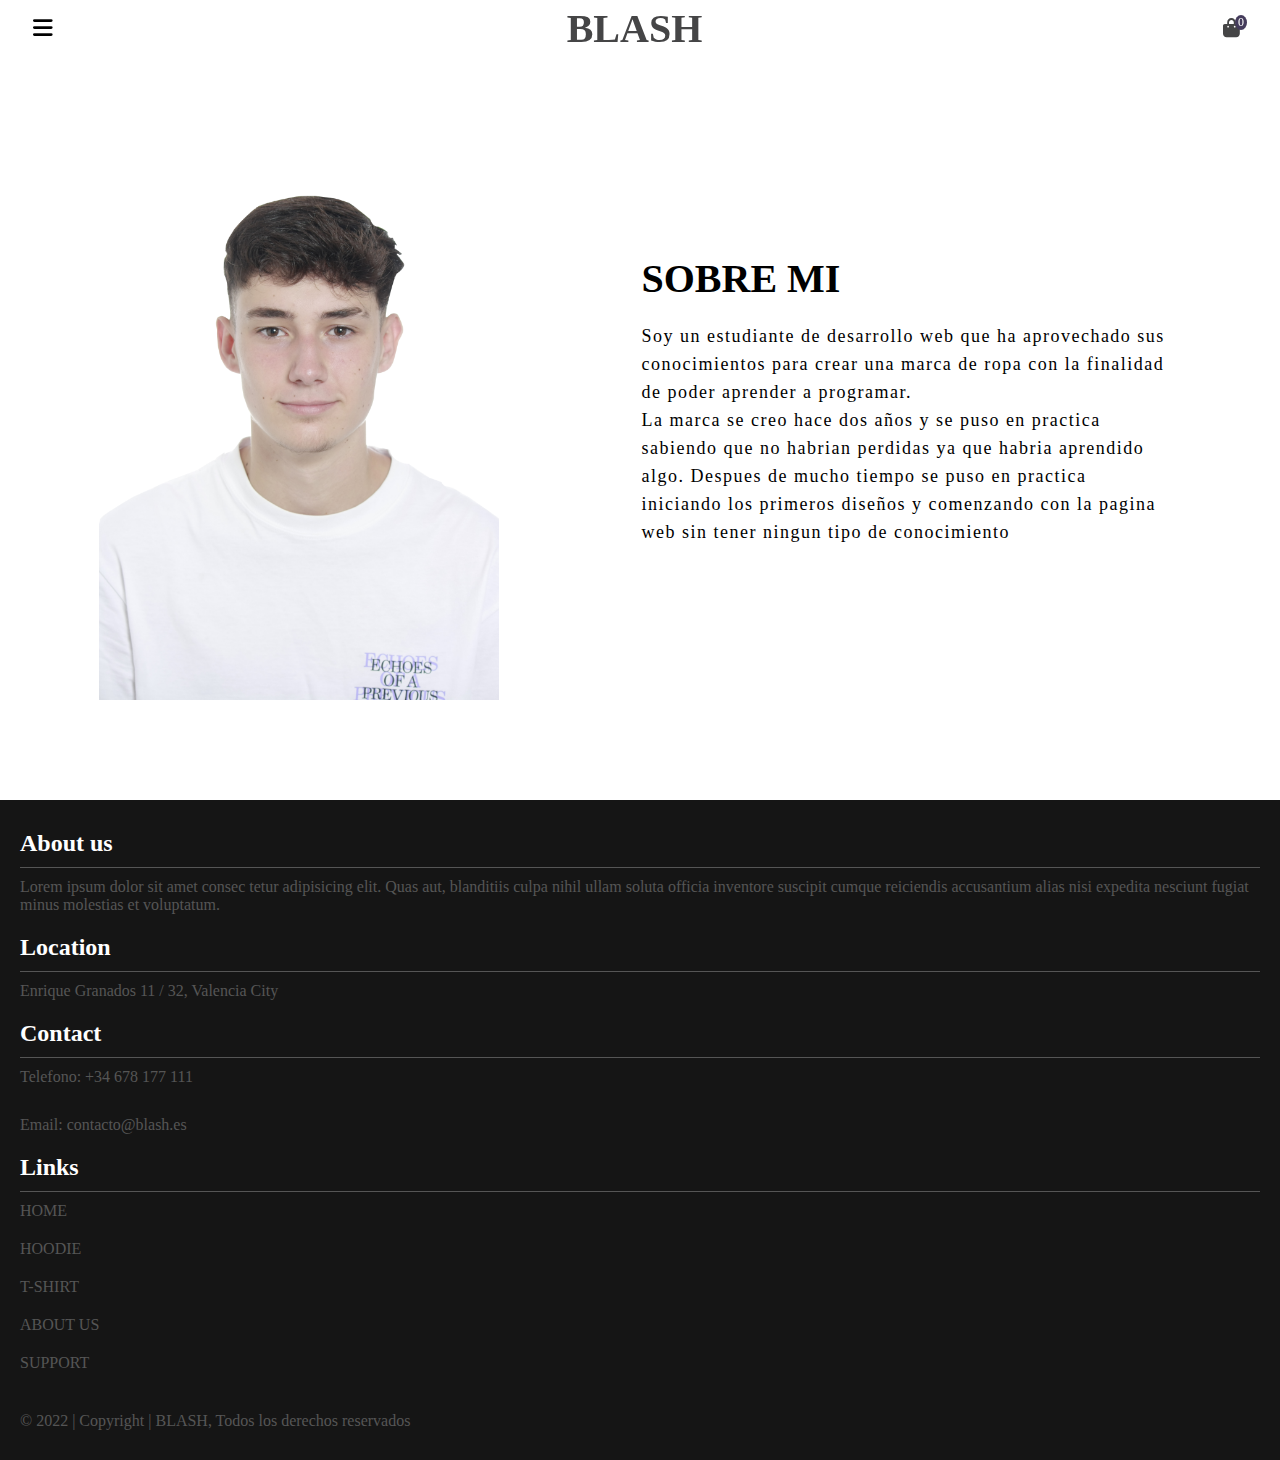
<file: ABOUT.html>
<!DOCTYPE html>
<html lang="es">

<body>
    <head>
        <meta charset="UTF-8"><!--OBLIGATORIO-->
        <meta name="viewport" content="width=device-width, user-scalable=no, initial-scale=1.0, maximum-scale=1.0, minimum-scale=1.0"><!--OBLIGATORIO-->
        <link rel="stylesheet" href="estilos.css"><!--VINCULACION #CSS-->
        <title>BLASH</title>
        <link rel="stylesheet" href="https://cdnjs.cloudflare.com/ajax/libs/font-awesome/6.2.1/css/all.min.css">
    </head>
    
    <header class="main-header">
        <div class="container-container-flex">
            <div class="main-header_container">
    
                <!--MENU--> 
                <div id="sidebar">
                    <div class="toggle-btn">
                        <label class="icon-menu fa-solid fa-bars" for="btn--menu"></label>
                    </div>
                    <input type="checkbox" id="btn--menu">
                    <div class="container-menu">
                        <div class="cont-menu">
                            <nav>
                                <a href="index.html">HOME</a>
                                <a href="HOODIE.html">HOODIE</a>
                                <a href="prueba.html">T-SHIRT</a>
                                <a href="#">BOLSO</a>
                                <a href="ABOUT.html">ABOUT</a>
                                <a href="soporte.html">SUPPORT</a>
                            </nav>
                            <label for="btn--menu" class="fa-solid fa-x"></label>   
                        </div>
                        <label for="btn--busca" class="btn-search fa-solid fa-magnifying-glass">
                            <input type="search" class="input-buscador-menu" placeholder="Buscar producto">
                        </label>
                    </div>
                </div>







                <div>
                    <a href="index.html" class="link-titulo-blash">
                        <h1 class="main_title">BLASH</h1>
                    </a>
                </div>
    
                <div class="container-carrito">
                    <a href="" class="icono-carrito-prueba"><i class="fa-solid fa-bag-shopping"></i></a><!--CARRITO-->
                    <span class="number-carro">0</span>
                </div>
            </div>   
           
        </div> 
        
    </header>

        
            
    
    <section class="about">
        <div class="content">
            <img src="planchabragas.png" alt="" >
        
            <div class="text">
                <h3>SOBRE MI</h3>
                <p class="palabras-discurso">
                    Soy un estudiante de desarrollo web que ha aprovechado 
                    sus conocimientos para crear una marca de ropa con la finalidad de poder aprender a programar.
                </p>

                <p class="palabras-discurso">
                    La marca se creo hace dos años y se puso en practica sabiendo que no habrian perdidas 
                    ya que habria aprendido algo. Despues de mucho tiempo se puso en practica iniciando 
                    los primeros diseños y comenzando con la pagina web sin tener ningun tipo de conocimiento
                </p>
            </div>

        </div>
        
    
    </section>







    <footer class="main-footer">
        <div class="footer-section">
            <h2 class="footer-title">About us</h2>
            <p class="footer-txt">Lorem ipsum dolor sit amet consec
                tetur adipisicing elit. Quas aut, blanditiis culpa 
                nihil ullam soluta officia inventore suscipit cumque 
                reiciendis accusantium alias nisi expedita nesciunt 
                fugiat minus molestias et voluptatum.</p>
        </div>

        <div class="footer-section">
            <h2 class="footer-title">Location</h2>
            <p class="footer-txt">Enrique Granados 11 / 32, 
            Valencia City</p>

            <h2 class="footer-title">Contact</h2>
            <p class="footer-txt">Telefono: +34 678 177 111</p>
            <p class="footer-txt">Email: contacto@blash.es</p>
        </div>

        <div class="footer-section">
            <h2 class="footer-title">Links</h2>
            <a href="index.html" class="footer-link">HOME</a>
            <a href="HOODIE.html" class="footer-link">HOODIE</a>
            <a href="prueba.html" class="footer-link">T-SHIRT</a>
            <a href="ABOUT.html" class="footer-link">ABOUT US</a>
            <a href="soporte.html" class="footer-link">SUPPORT</a>
            <p class="copy">© 2022 | Copyright | BLASH, Todos los derechos reservados</p>
        </div>
    </footer>

    <script src="slider.js"></script>


</body>
</html>
</file>
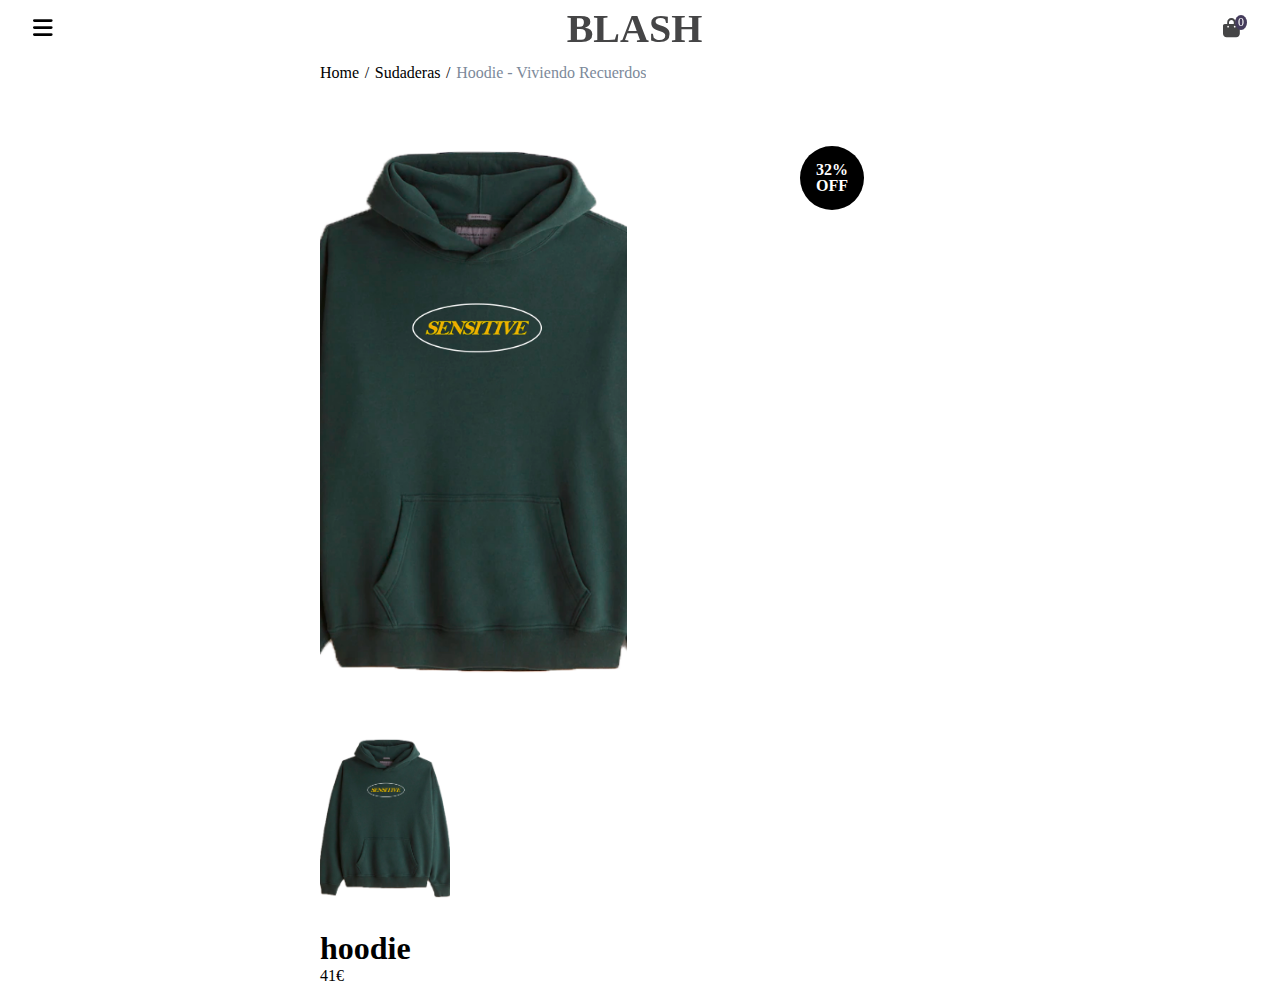
<file: prueba.html>
<!DOCTYPE html>
<html lang="es">
<head>
    <meta charset="UTF-8"><!--OBLIGATORIO-->
    <meta name="viewport" content="width=device-width, user-scalable=no, initial-scale=1.0, maximum-scale=1.0, minimum-scale=1.0"><!--OBLIGATORIO-->
    
    <link rel="stylesheet" href="estilos.css"><!--VINCULACION #CSS-->
    <title>BLASH</title>
    
    <link rel="stylesheet" href="https://cdnjs.cloudflare.com/ajax/libs/font-awesome/6.2.1/css/all.min.css">
</head>
<body>
    <header class="main-header">
        <div class="container-container-flex">
            <div class="main-header_container">

                <div id="sidebar">
                    <div class="toggle-btn">
                        <label class="icon-menu fa-solid fa-bars" for="btn--menu"></label><!--MENU--> 
                    </div>
                    <input type="checkbox" id="btn--menu">
                    <div class="container-menu">
                        <div class="cont-menu">
                            <nav>
                                <a href="index.html">HOME</a>
                                <a href="HOODIE.html">HOODIE</a>
                                <a href="prueba.html">T-SHIRT</a>
                                <a href="#">BOLSO</a>
                                <a href="ABOUT.html">ABOUT</a>
                                <a href="soporte.html">SUPPORT</a>
                            </nav>
                            <label for="btn--menu" class="fa-solid fa-x"></label>   
                        </div>
                        <label for="btn--busca" class="btn-search fa-solid fa-magnifying-glass">
                            <input type="search" class="input-buscador-menu" placeholder="Buscar producto">
                        </label>
                    </div>
                </div>
             
                <div>
                    <a href="index.html" class="link-titulo-blash">
                        <h1 class="main_title">BLASH</h1>
                    </a>
                </div>



                <div class="container-carrito">
                    <a href="" class="icono-carrito-prueba"><i class="fa-solid fa-bag-shopping"></i></a><!--CARRITO-->
                    <span class="number-carro">0</span>
                </div>

            </div>
            
        </div> 
        
    </header>

    <body>
    

        <main>
            <div class="single-product">
                <div class="container5">
                    <div class="weapper">
                        <div class="breadcrumb">
                            <ul class="flexitem">
                                <li><a href="">Home</a></li>
                                <li><a href="">Sudaderas</a></li>
                                <li>Hoodie - Viviendo Recuerdos</li>
                            </ul>
                        </div>
    
    
    
                        <div class="colunn">
                            <div class="products-one">
                                <div class="flexwrap">
                                    <div class="row">
                                        <div class="item">
                                            <div class="price">
                                                <span class="discount">32%<br>OFF</span>
                                            </div>
                                            <div class="big-image">
                                                <div class="big-image-wrapper swiper-wrapper">
                                                    <div class="image-show swiper-slide">
                                                        <a href=""><img src="Sudadera_PROYECTO_SENSITIVE.exportado.png" alt=""></a>
                                                    </div>
                                                    
                                                    
                                                </div>
                                            </div>
    
                                            <div thumberSlider="" class="small-image">
                                                <ul class="small-image-wrapper swiper-wrapper">
                                                    <li class="thumbnail-show swiper-slide">
                                                        <img src="Sudadera_PROYECTO_SENSITIVE.exportado.png" alt="">
                                                    </li>
                                                    
                                                </ul>
                                            </div>
                                        </div>
                                    </div>
                                    <div class="row">
                                        <div class="item">
                                            <h1>hoodie</h1>
                                            <div class="price-hoodie">
                                                <span class="normal">41€</span>
                                            </div>
                                        </div>
                                    </div>
                                </div>
                            </div>
                        </div>
                    </div>
                    
                </div>
            </div>
        </main>


        
    
    
        


    <script src="prueba.js"></script>
    <script src="caracteristicas.js"></script>
    <script src="slider.js"></script>
    
        
    </body>
    </html>
</file>
<file: estilos.css>
*{
    box-sizing: border-box;
    margin: 0;
    padding: 0px;
}
:root{
    --bg-color: #101010;
    --secound-bg-color: #191919;
    --text-color: #fff;
    --secound-color: #c6c9d8bf;
    --main-color: #f9004d;
    --big-font: 5,3rem;
    --h2-font: 4,2rem;
    --p-font: 1,1rem;
}
body{
    margin: 0;
    background-color: #fff;
    overflow-x: hidden;
}


/*HEADER*/

header{
    position: fixed;
    width: 100%;
    top: 0;
    right: 0;
    z-index: 1000;
    align-items: center;
    background: transparent;
    padding: 25px 15%;
    
    opacity: 1;
    visibility: visible;
}
.container-container-flex{
    height: 100%;
}
header.sticky{
    background: rgb(255, 255, 255);
    
}
.sticky .navbar a::after{
    background: rgb(255, 0, 0);
}
.link-titulo-blash{
    text-decoration: none;
}
.main-header{
    padding: 0 20px;
}
.main_title{
    text-align: center;
    font-size: 2.5em;
    margin: 5px 0;
    color: #454546;  
}
.main-nav{
    display: none;
}
.main-header_container{
    display: flex;
    justify-content: space-between;
    align-items: center;
}


/*MENU HEADER*/
#btn--menu{
    display: none;
    
}

#btn--busca{
    display: none;

}
.container-menu{
    position: fixed;
    background: rgba(0, 0, 0, 0.5);
    width: 100%;
    height: 100vh;
    top: 0;
    left: 0;
    opacity: 0;
    visibility: hidden;
    transition: all 400ms linear;
}
#btn--menu:checked ~ .container-menu {
    opacity: 1;
    visibility: visible;
}
#btn--menu:checked ~ .container-menu .cont-menu{
    transform: translateX(0%);
}
.cont-menu{
    width: 100%;
    max-width: 300px;
    background: #dadada;
    height: 100vh;   
    position: relative;
    transition: all 400ms linear;
    transform: translateX(-100%);
}
.cont-menu nav{
    transform: translateY(15%);
    font-size: 1.3em;
}
.cont-menu nav a{
    display: block;
    text-decoration: none;
    padding: 18px;
    color: #000000;
}
.cont-menu nav a:hover{
    background: rgb(235, 235, 235);
}
.cont-menu label{
    position: absolute;
    right: 15px;
    top: 10px;
    cursor: pointer;
    color: rgb(0, 0, 0);
    font-size: 15px;
}
label.btn-search{
    position: absolute;
    left: 15px;
    top: 10px;
    cursor: pointer;
    color: rgb(0, 0, 0);
    font-size: 15px; 
}
.input-buscador-menu{
    background: #dadada;
    border: none;
    border-bottom: 1px solid black;
    padding: 3px;
    outline: none;
}
.icon-menu{
    font-size: 1.4em;
    color: black;
    display: block;
    padding: 9px 13px;
    cursor: pointer;
}
.main-header_btn{
    display: block;
    padding: 10px 20px;
    color: #454546;
    text-decoration: none;
    font-size: 1.2em;
}
/*BUSCADOR NO FUNCIONA
.main-header_input{
    display: block;
    padding: 10px;
    outline: none;
    border: 0;
    border-bottom: 1px solid #454546;
    padding: 4px;
}*/

/*SLIDER (CARRUSEL) DE FOTOS*/
img{
    display: block;
    width: 100%;
    height: 100%;
}
.container-slider{
    margin: 50px 0;
    position: relative;
    overflow: hidden;
    padding: 10px 0px;
    height: 45.6rem;
}
.slider{
    display: flex;
    width: 400%;
    height: 100%;
    margin-left: -100%;
}
.slider-section{
    width: 100%;
}
.slider_img{
    display: block;
    width: 100%;
    height: 100%;
    object-fit: cover;
}
.slider-btn{
   position: absolute;
   width: 40px;
   height: 40px;
   background: rgba(255, 255, 255, 0.7);
   top: 50%;
   transform: translateY(-50%);
   font-size: 30px;
   font-weight: bold;
   font-family: monospace;
   text-align: center;
   border-radius: 50%;
   cursor: pointer;
}
.slider-btn:hover{
    background: #fff;
}
.slider-btn_left{
    left: 10px;
}
.slider-btn_right{
    right: 10px;
}

/*TITULO HOODIE*/


.main-title{ 
    text-align: center;
    font-family: 'Courier New', Courier, monospace;
    font-size: 2,5em;
}

/*ESTILOS DE PRODUCTOS*/
.main{
    padding: 20px;
}
.main-title{
    padding-bottom: 50px;
}

.container-products {
    display: grid;
    grid-template-columns: repeat(2, 1fr);
    grid-gap: 20px;
  }
  .product {
    background: #eeeef2;
   
    padding: 20px;
    text-align: center;
    position: relative;
  }

  .product__img{
    width: 100%;
    height: 120px;
    object-fit: cover;
  }
  .product__title{
    text-align: center;
    font-size: larger;
    font-size: 17px;
  }
  .product__price {
    color: #FF4E00;
    font-weight: bold;
  }
  .product__icon {
    display: block;
    margin-top: 10px;
  }
  .product:hover .product__icon {
    color: #FF4E00;
  }

  /*SLIDER PRODUCTOS*/

  .p-slider{
    display: flex;
    flex-direction: column;
    justify-content: center;
    align-items: center;
    margin: 50px auto;
    width: 95%;
    margin-bottom: 100px;
  }
  .product-slider-heading{
    font-size: 28px;
    text-transform: uppercase;
    color: #313131;
    text-align: center;
    margin: 0px;
  }
  .product-box{
    display: flex;
    flex-direction: column;
    width: 300px;
    padding: 15px;
   
    border-radius: 10px;
    margin: 0px 20px;
  }
  .product-img-container{
    width: 100%;
    height: 100%;
    display: flex;
    overflow: hidden;
  }
  .p-img a,
  .p-img{
    width: 100%;
    height: 100%;
    display: flex;
    max-height: 200px;
  }
  .p-img a img{
    width: 100%;
    height: 100%;
    object-position: center;
    object-fit: contain;
  }
  .p-box-text{
    margin-top: 5px;
    width: 100%;
  }
.product-category{
    display: flex;
    justify-content: flex-start;
    align-items: center;
    flex-wrap: wrap;
}
.product-category span{
    color: #acacac;
    font-size: 0.9rem;
    margin: 5px 0;
}
.product-title{
    color: #333333;
    font-weight: 600;
    text-decoration: none;
    transition: all ease 0.3;
}
.product-title:hover{
    color: #111111;
    opacity: 0,7;
    transition: all ease 0.3s;
}
.price-buy{
    display: flex;
    justify-content: space-between;
    align-items: center;
    margin-top: 8px;
}
.price-buy .p-price{
    font-size: 1.3rem;
    color: #333333;
    font-weight: 700;
    color: #FF4E00;
}
.price-buy .p-buy-btn{
    margin: 0px 5px;
    font-weight: 600;
}
.price-buy .p-buy-btn:hover{
    color: #FF4E00;
}
.slider-btns{
    display: flex;
    justify-content: flex-end;
    width: 100%;
    margin: 30px auto 10px auto;
    padding: 0px 10px;
}
.slider-btns button{
    position: static !important;
    transform: translate(0,0);
    background-color: #f3f3f3;
    width: 80px;
    height: 35px;
    display: flex;
    justify-content: center;
    align-items: center;
    margin-right: 10px;
    border: 1px solid #cfcfcf;
    border-radius: 4px;
}
.slider-btns button span{
    font-weight: bold;
    padding: 10px 15px 10px 10px;
    position: relative;
    text-decoration: none;
}
.slider-btns button span::before,
.slider-btns button span::after{
    border-right: 2px solid;
    display: block;
    height: 8px;
    margin-top: -6px;
    position: absolute;
    transform: rotate(135deg);
    right: 10px;
    top: 50%;
    width: 0;
    content: "";
}
.slider-btns button span::after{
    margin-top: -1px;
    transform: rotate(45deg);
}
.slider-btns .glider-prev span{
    transform: rotate(-180deg);
}

.glider,.glider-contain{margin:0 auto;position:relative}.glider,.glider-track{transform:translateZ(0)}.glider-dot,.glider-next,.glider-prev{border:0;padding:0;user-select:none;outline:0}.glider-contain{width:100%}.glider{overflow-y:hidden;-webkit-overflow-scrolling:touch;-ms-overflow-style:none}.glider-track{width:100%;margin:0;padding:0;display:flex;z-index:1}.glider.draggable{user-select:none;cursor:-webkit-grab;cursor:grab}.glider.draggable .glider-slide img{user-select:none;pointer-events:none}.glider.drag{cursor:-webkit-grabbing;cursor:grabbing}.glider-slide{user-select:none;justify-content:center;align-content:center;width:100%;min-width:150px}.glider-slide img{max-width:100%}.glider::-webkit-scrollbar{opacity:0;height:0}.glider-next,.glider-prev{position:absolute;background:0 0;z-index:2;font-size:40px;text-decoration:none;left:-23px;top:30%;cursor:pointer;color:#666;opacity:1;line-height:1;transition:opacity .5s cubic-bezier(.17,.67,.83,.67),color .5s cubic-bezier(.17,.67,.83,.67)}.glider-next:focus,.glider-next:hover,.glider-prev:focus,.glider-prev:hover{color:#ccc}.glider-next{right:-23px;left:auto}.glider-next.disabled,.glider-prev.disabled{opacity:.25;color:#666;cursor:default}.glider-hide{opacity:0}.glider-dots{user-select:none;display:flex;flex-wrap:wrap;justify-content:center;margin:0 auto;padding:0}.glider-dot{display:block;cursor:pointer;color:#ccc;border-radius:999px;background:#ccc;width:12px;height:12px;margin:7px}.glider-dot:focus,.glider-dot:hover{background:#ddd}.glider-dot.active{background:#a89cc8}@media(max-width:36em){.glider::-webkit-scrollbar{opacity:1;-webkit-appearance:none;width:7px;height:3px}.glider::-webkit-scrollbar-thumb{opacity:1;border-radius:99px;background-color:rgba(156,156,156,.25);-webkit-box-shadow:0 0 1px rgba(255,255,255,.25);box-shadow:0 0 1px rgba(255,255,255,.25)}}

@media(max-width:500px){
    .product-box{
        margin: 0px 10px;
    }
    .p-slider{
        width: 100%;
    }
    .product-slider-heading{
        text-align: center;
        font-size: 1rem;
        display: flex;
    }
    .p-img a,
    .p-img{
        height: 150px;
    }
    .price-buy .p-price{
        font-size: 1.1rem;
    }
    .product-img-container:hover .p-img-back{
        display: none;
    }
    .product-img-container:hover .p-img-front{
        display: block;
    }

}

@media(max-width:320px){
    .p-img a,
    .p-img{
        height: 100px;
    }
    .slider-btns{
        padding: 0px;
    }
}

















/*PAGINA SOPORTE*/

.contact{
    background: #fff;
    display: grid;
    grid-template-columns: 2,2fr;
    align-items: center;
    grid-gap: 3rem;
}
.contact-form{
    padding: 100px 40px;
}
.contact-form h3{
    font-size: var(--h2-font);
    margin-bottom: 15px ;
    font-size: 40px;
    text-align: center;
}
.contact-form p{
    font-size: 15px;
    color: black;
    letter-spacing: 1,3px;
    line-height: 100px;
    margin-bottom: 4,1rem;
    text-align: center;
}
.contact-form span{
    font-size: 15px;
    letter-spacing: 0px;
    font-weight: bold;
}
.contact-form form{
    position: relative;
}
.contact-form form input, form textarea{
    width: 100%;
    padding: 18px;
    border: none;
    outline: none;
    background: rgb(219, 219, 219);
    color: var(--text-color);
    font-size: 1rem;
    margin-bottom: 0.5rem;
    border-radius: 10px;  
}
.contact-form textarea{
    resize: none;
    height: 200px;
}
.contact-form form .send{
    display: inline-block;
    background: rgb(0, 0, 0);
    color: var(--text-color);
    font-size: 18px;
    font-weight: 600;
    border-radius: 30px;
    transition: ease .35s;
    text-transform: uppercase;
}
.contact-form form .send:hover{
    transform: translateY(-8px);
    cursor: pointer;
    color: rgba(255, 255, 255, 0.70);
    background: rgba(0, 0, 0, 0.70);
}

/*SECCION FOOTER*/

.main-footer{
    background: #151515;
    color: white;
    padding: 30px 20px;
}
.footer-txt{
    color: #555;
    padding-bottom: 20px;
    padding-top: 10px;
}
.footer-link{
    color: #555;
    text-decoration: none;
    display: block;
    padding: 10px 0;
}
.footer-title{
    border-bottom: 1px solid #555;
    padding-bottom: 10px;
}
.copy{
    padding-top: 30px;
    color: #555;
}











/*SUBPAGINA ESPECIFICACIONES PRODUCTO*/
.container-subpagina-viviendo-recurdos{
    padding: 60px 0;
}

.foto-subopagina-viviendo-recurdos{
    padding: 30px 115px;
}
.tamaño-foto-sudadera{
    width: 200px; 
}
.prueba{
    display: flex;
    width: 80%;
    padding: 20px;
    grid-gap: 10px;
    cursor: pointer;
}
.prueba4{
    border: 1px solid black;
}
.precio-sudadera{
    padding: 30px;    
}
.precio-41€{
    font-family: 'Courier New', Courier, monospace;
    font-weight: bold;
    font-size: 18px;
    text-align: center;
}
.texto-tallas{
    font-family: 'Courier New', Courier, monospace;
    font-size: 27px;
    padding: 10px 20px;
}
.tallaje-tamaño{
    display: grid;
    grid-template-columns: repeat(5, 1fr);
    grid-gap: 20px;
    padding: 0 20px;
}
.XS-XL{
    border: 1px solid black;
    text-align: center;
    padding: 5px 0;
    cursor: pointer;
}
.XS-XL:hover{
    background: #000;
    color: #fff;
}



/*SUBPAGINA LINK HOODIE*/
.main-link-sudadera{
    padding: 100px 0;
}

























/*PAGINA SOBRE MI */
    /*ACABADA*/
.about{
    width: 100%;
    height: 100%;
    display: flex;
    justify-content: center;
    align-items: center;
    padding: 100px 0;
}

.content img{
    height: auto;
    width: 400px;
    max-width: 100%;
  }
  
  
  .text{
     width: 550px;
     max-width: 100%;
     padding: 0 10px;
  }
  
  .content{
      width: 1280px;
      max-width: 95%;
      margin: 0 auto;
      display: flex;
      flex-wrap: wrap;
      align-items: center;
      justify-content: space-around;
  }
  .text h3{
      font-size: 40px;
      font-weight: bold;
      margin-bottom: 20px;
      color: rgb(0, 0, 0);
  }
  .text p{
    font-size: 18px;
    line-height: 28px;
    letter-spacing: 1.5px;
    color: rgb(0, 0, 0);
  }

  







/*PRUEBA PERFECTA*/
    /*CARACTERISTICAS DESPLEGABLE*/
.container-caracteristicas{
    padding-bottom: 15px;
}
.container-union{
    display: flex;
    justify-content: space-between;
    align-items: center;
    padding: 6px 20px;
    border-bottom: 1px solid #555;
    margin: 0 25px;
}
.container-union h1{
    font-size: 22px;
}
.hide{
    display: none;
}
.show{
    display: block;
}
.hide p{
    font-size: 12px;
    margin: 0 25px;
    padding: 10px 20px;
}
.hide img{
    width: 82.5%;
    align-items: center;
    padding: 10px 20px;
    margin: 0 20px;
}
.caracteristicas-icono{
    cursor: pointer;
}

.container-caracteristicas :hover{
   background: rgb(229, 229, 229);
   
}





/*PRUEBA*/

.container-carrito{
    display: flex;
    position: relative;
}

.icono-carrito-prueba{
    display: block;
    padding: 10px 20px;
    color: #454546;
    text-decoration: none;
    font-size: 1.2em;
}

.number-carro{
    top: 7px;
    font-size: 12px;
    right: 13px;
    background-color: #453c5c;
    color: rgb(255, 255, 255);
    border-radius: 50%;
    position: absolute;
    padding: 0px 3px;
}










.row{
    display: flex;
}
.single-product li, a{
    list-style: none;
    text-decoration: none;
}
.breadcrumb{
    font-size: 16px;  
}
.breadcrumb li:not(:last-child)::after{
    content: "/";
    padding: 0 0.35em;   
}
.breadcrumb li:last-child{
    display: block;
    white-space: nowrap;
    overflow: hidden;
    text-overflow: ellipsis;
    color: #7c899a
}
.flexitem{
    display: flex;
    margin: 5% 25%;
}
.flexitem a{
    color: black;
}
.products-one .price .discount{
    font-size: 1em;
    font-weight: 700;
    line-height: 1;
    position: absolute;
    
    bottom: auto;
    padding: 1em;
    z-index: 2;
    background-color: black;
    color: white;
    border-radius: 50%;
    margin: 0em 30em;
}
.products-one :where(.big-image, .small-image) {
    overflow: hidden;
}
.products-one .big-image{
    position: relative;
    margin-bottom: 3em;
}
.products-one :where(.big-image, .small-image) img {
    object-fit: cover;
    width: 100%;
    height: 100%;
    display: block;
}
.products-one .thumbnail-show{
    position: relative;
    width: 130px;
    height: 150px;
    overflow: hidden;
    margin: 0 2em 2em 0;
}
.products-one .item{
    flex-direction: column;
}
































@media screen and (max-width: 1180px) {
    .about{
        width: 100%;
        height: auto;
        padding: 70px 0px;
    }
  }
  @media screen and (max-width: 650px) {
    .content img{
        margin-bottom: 35px;
    }
    .text h3{
        text-align: center;
    }
}







@media screen and (min-width: 768px) {

    .products-one .row {
        flex: 0 0 50%;
        width: 24%;
        margin: 0% 25%;
    }
}
@media screen and (min-width: 481px) {

    .products-one .big-image {
        margin-bottom: 2em;
    }
    .products-one .image-show {
        height: 560px;
    }
    .products-one .thumbnail-show {
        height: 160px;
    }
}
</file>
